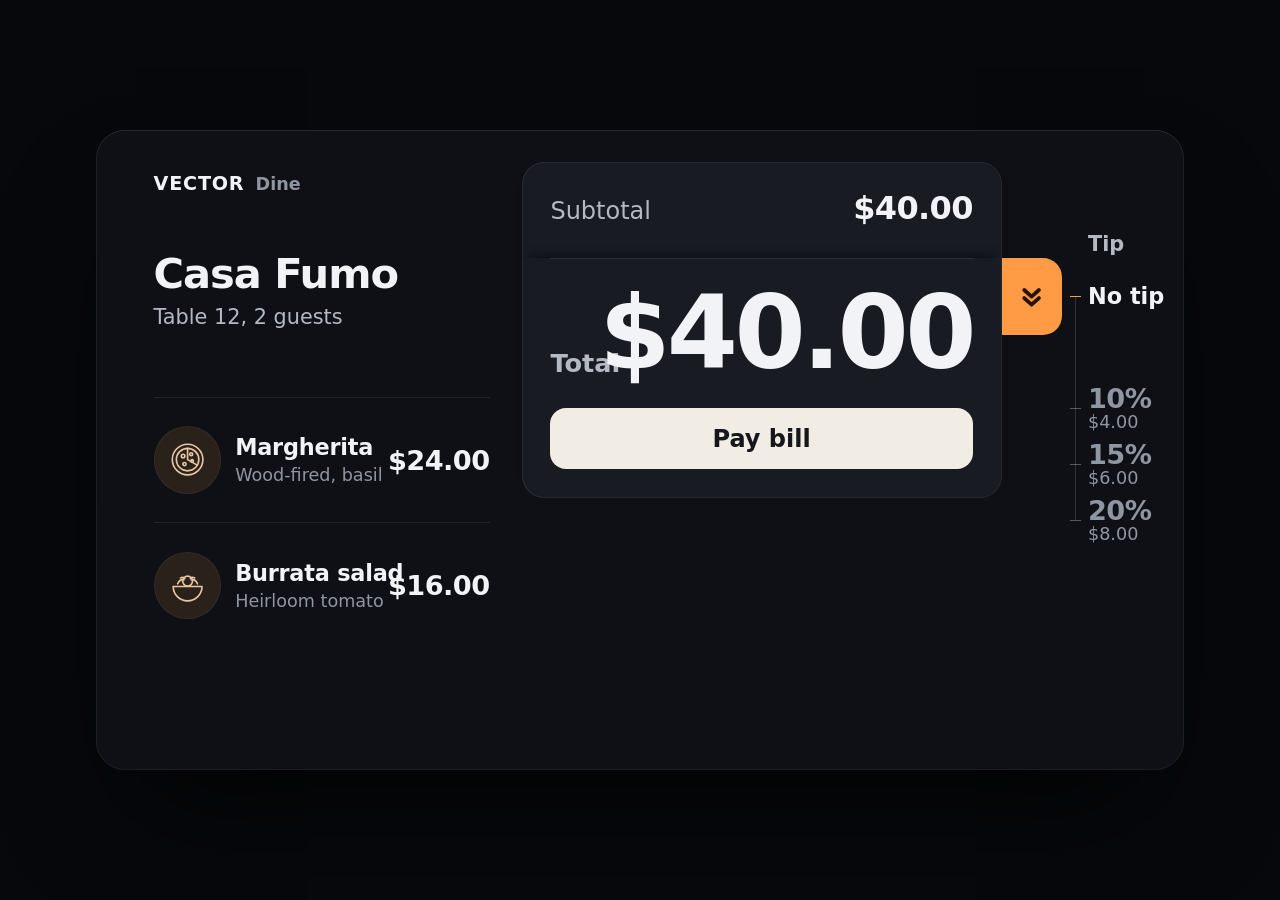
<file: index.html>
<!doctype html>
<html lang="en">
<head>
  <meta charset="utf-8">
  <meta name="viewport" content="width=device-width,initial-scale=1">
  <title>Receipt Tip — veraetogrex_portfolio</title>
  <link rel="stylesheet" href="style.css">
</head>
<body>
  <!-- Receipt Tip — github.com/veraetogrex-portfolio · zero dependencies
       Pull the bill longer to tip: the tip tape comes out between subtotal and total, the total rides down with it. -->
  <section class="rb" id="bill" aria-label="Bill for table 12">
    <div class="rb-order">
      <p class="rb-brand"><b>VECTOR</b><span>Dine</span></p>
      <h1 class="rb-place">Casa Fumo</h1>
      <p class="rb-table">Table 12, 2 guests</p>
      <ul class="rb-dishes" aria-label="Your order">
        <li class="rb-dish" data-price="24">
          <span class="rb-plate"><svg viewBox="0 0 48 48" aria-hidden="true"><circle cx="24" cy="24" r="17"/><circle cx="24" cy="24" r="12.5"/><path d="M24 11.5V24l10.8 6.2"/><circle cx="19" cy="20" r="2"/><circle cx="28" cy="18" r="1.6"/><circle cx="20.5" cy="29" r="1.8"/><circle cx="29" cy="25.5" r="1.4"/></svg></span>
          <span class="rb-dish-t"><b>Margherita</b><small>Wood-fired, basil</small></span>
          <span class="rb-price">$24.00</span>
        </li>
        <li class="rb-dish" data-price="16">
          <span class="rb-plate"><svg viewBox="0 0 48 48" aria-hidden="true"><path d="M8 25h32a16 16 0 0 1-32 0z"/><circle cx="24" cy="19" r="5.5"/><path d="M13 22c1.5-4 4.5-5 7-4.5M35 22c-1.5-4-4.5-5-7-4.5M16 15.5c2-1 4-1 5 .5M32 15.5c-2-1-4-1-5 .5"/></svg></span>
          <span class="rb-dish-t"><b>Burrata salad</b><small>Heirloom tomato</small></span>
          <span class="rb-price">$16.00</span>
        </li>
      </ul>
    </div>

    <div class="rb-bill">
      <div class="rb-top"><p class="rb-sub"><span>Subtotal</span><b class="rb-sub-v">$40.00</b></p></div>
      <!-- the tip tape: hidden inside the bill, pulled out between subtotal and total; 1% of tip = one tick -->
      <div class="rb-slot" aria-hidden="true">
        <div class="rb-tape"><span class="rb-ticks"></span>
          <div class="rb-read"><p class="rb-read-t"><b>Tip <span class="rb-read-p">15%</span></b><span class="rb-read-of">of $40.00</span></p><p class="rb-read-v">$0.00</p></div>
        </div>
      </div>
      <div class="rb-foot">
        <button class="rb-tab" role="slider" aria-label="Tip, drag down to add" aria-valuemin="0" aria-valuemax="20" aria-valuenow="0" aria-valuetext="No tip">
          <svg viewBox="0 0 24 24" aria-hidden="true"><path d="M7 7.5l5 4.5 5-4.5M7 13l5 4.5 5-4.5"/></svg></button>
        <p class="rb-total-l">Total</p>
        <p class="rb-total" role="status" aria-label="Total $40.00">$40.00</p>
        <button class="rb-pay">Pay bill</button>
      </div>
    </div>

    <!-- the stops the bill clicks into; they are buttons too -->
    <div class="rb-scale" role="group" aria-label="Tip">
      <p class="rb-scale-h">Tip</p>
      <button class="rb-stop" data-rate="0"><b>No tip</b></button>
      <button class="rb-stop" data-rate="10"><b>10%</b><small></small></button>
      <button class="rb-stop" data-rate="15"><b>15%</b><small></small></button>
      <button class="rb-stop" data-rate="20"><b>20%</b><small></small></button>
    </div>
  </section>

  <script src="script.js"></script>
</body>
</html>
</file>
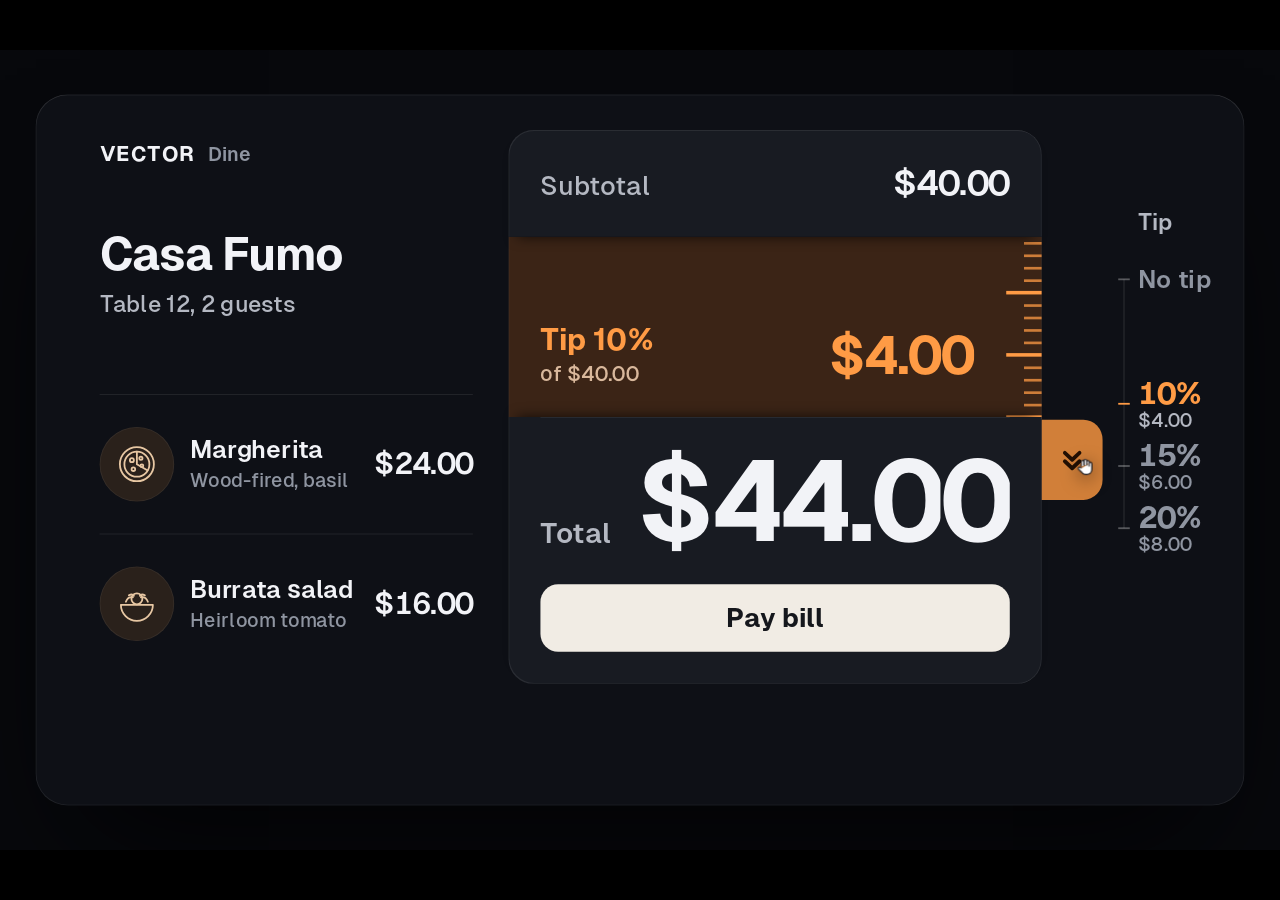
<file: mockup/receipt-tip.autoplay.html>
<!doctype html>
<html lang="en">
<head>
<meta charset="utf-8">
<meta name="viewport" content="width=device-width,initial-scale=1">
<title>T28 Receipt Tip — pull the bill longer to tip</title>
<link rel="stylesheet" href="_shared/nocturne.css">
<link rel="stylesheet" href="../style.css">
<style>
  /* the component from ../, dressed in Nocturne type */
  #stage{background:var(--room);--font:var(--f-text)}
  #stage .rb{position:absolute;left:40px;top:50px;zoom:1;z-index:1}
  body.autoplay #stage :focus-visible{outline:none}
  body.autoplay #li-cursor{transition:none}   /* visible from frame one, no fade at the loop seam */
</style>
</head>
<body>
<div id="stage" data-title="T28 Receipt Tip" data-url="veraetogrex-portfolio.github.io/receipt-tip">
  <section class="rb" id="bill" aria-label="Bill for table 12">
    <div class="rb-order">
      <p class="rb-brand"><b>VECTOR</b><span>Dine</span></p>
      <h1 class="rb-place">Casa Fumo</h1>
      <p class="rb-table">Table 12, 2 guests</p>
      <ul class="rb-dishes" aria-label="Your order">
        <li class="rb-dish" data-price="24">
          <span class="rb-plate"><svg viewBox="0 0 48 48" aria-hidden="true"><circle cx="24" cy="24" r="17"/><circle cx="24" cy="24" r="12.5"/><path d="M24 11.5V24l10.8 6.2"/><circle cx="19" cy="20" r="2"/><circle cx="28" cy="18" r="1.6"/><circle cx="20.5" cy="29" r="1.8"/><circle cx="29" cy="25.5" r="1.4"/></svg></span>
          <span class="rb-dish-t"><b>Margherita</b><small>Wood-fired, basil</small></span>
          <span class="rb-price">$24.00</span>
        </li>
        <li class="rb-dish" data-price="16">
          <span class="rb-plate"><svg viewBox="0 0 48 48" aria-hidden="true"><path d="M8 25h32a16 16 0 0 1-32 0z"/><circle cx="24" cy="19" r="5.5"/><path d="M13 22c1.5-4 4.5-5 7-4.5M35 22c-1.5-4-4.5-5-7-4.5M16 15.5c2-1 4-1 5 .5M32 15.5c-2-1-4-1-5 .5"/></svg></span>
          <span class="rb-dish-t"><b>Burrata salad</b><small>Heirloom tomato</small></span>
          <span class="rb-price">$16.00</span>
        </li>
      </ul>
    </div>

    <div class="rb-bill">
      <div class="rb-top"><p class="rb-sub"><span>Subtotal</span><b class="rb-sub-v">$40.00</b></p></div>
      <!-- the tip tape: hidden inside the bill, pulled out between subtotal and total; 1% of tip = one tick -->
      <div class="rb-slot" aria-hidden="true">
        <div class="rb-tape"><span class="rb-ticks"></span>
          <div class="rb-read"><p class="rb-read-t"><b>Tip <span class="rb-read-p">15%</span></b><span class="rb-read-of">of $40.00</span></p><p class="rb-read-v">$0.00</p></div>
        </div>
      </div>
      <div class="rb-foot">
        <button class="rb-tab" role="slider" aria-label="Tip, drag down to add" aria-valuemin="0" aria-valuemax="20" aria-valuenow="0" aria-valuetext="No tip">
          <svg viewBox="0 0 24 24" aria-hidden="true"><path d="M7 7.5l5 4.5 5-4.5M7 13l5 4.5 5-4.5"/></svg></button>
        <p class="rb-total-l">Total</p>
        <p class="rb-total" role="status" aria-label="Total $40.00">$40.00</p>
        <button class="rb-pay">Pay bill</button>
      </div>
    </div>

    <!-- the stops the bill clicks into; they are buttons too -->
    <div class="rb-scale" role="group" aria-label="Tip">
      <p class="rb-scale-h">Tip</p>
      <button class="rb-stop" data-rate="0"><b>No tip</b></button>
      <button class="rb-stop" data-rate="10"><b>10%</b><small></small></button>
      <button class="rb-stop" data-rate="15"><b>15%</b><small></small></button>
      <button class="rb-stop" data-rate="20"><b>20%</b><small></small></button>
    </div>
  </section>
</div>
<script>window.AUTOPLAY = true;</script>
<script src="_shared/stage.js"></script>
<script src="../script.js"></script>
<script>
const bill = document.querySelector('#bill').bill;
const grip = () => { const r = Stage.rect(bill.tab); return [r.cx + 4, r.cy]; };
Stage.init({
  reset: () => bill.reset(),
  get cursorStart() { return grip(); },                  // already holding the tab in frame one
  async demo(s) {
    const t0 = performance.now(), [x, y] = grip();
    await s.wait(100);
    await s.drag([x, y + 218], 950, { pre: 110, post: 70 });  // pull the bill to 15%: the tape comes out, total $46.00 (a hair past, it clicks back)
    await s.until(t0, 2450);
    await s.drag([x, y + 292], 520, { pre: 80, post: 60 });   // on to 20%: five more ticks, $8.00, $48.00
    await s.until(t0, 4250);
    await s.click(bill.stop(0), { ms: 420, dx: -6 });       // No tip: the bill closes in one push, the total counts down to $40.00
    await s.until(t0, 5450);
    await s.move([x, y], 380);                                // back on the tab: the loop closes on frame one
    await s.until(t0, 6050);
  },
});
</script>
</body>
</html>
</file>
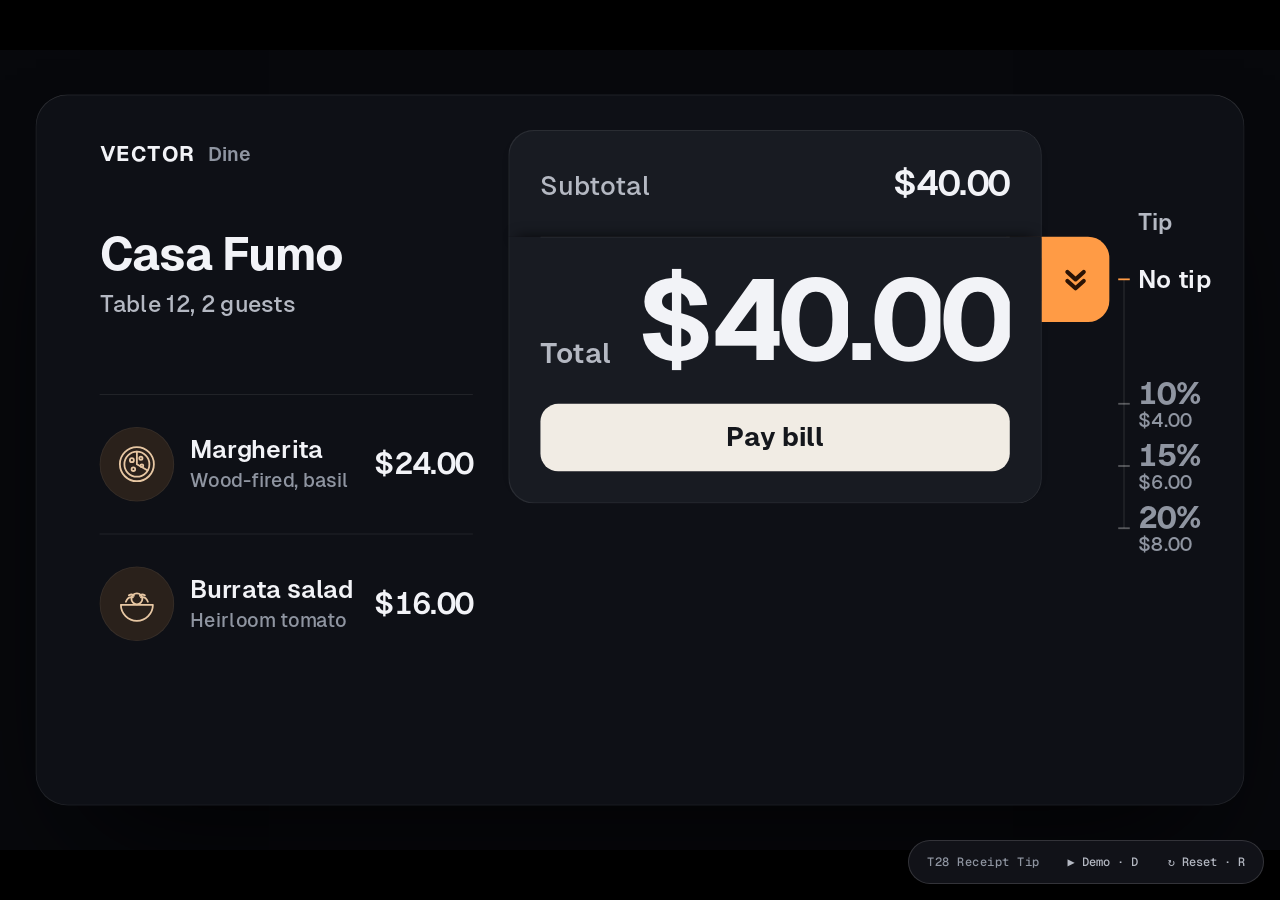
<file: mockup/receipt-tip.html>
<!doctype html>
<html lang="en">
<head>
<meta charset="utf-8">
<meta name="viewport" content="width=device-width,initial-scale=1">
<title>T28 Receipt Tip — pull the bill longer to tip</title>
<link rel="stylesheet" href="_shared/nocturne.css">
<link rel="stylesheet" href="../style.css">
<style>
  /* the component from ../, dressed in Nocturne type */
  #stage{background:var(--room);--font:var(--f-text)}
  #stage .rb{position:absolute;left:40px;top:50px;zoom:1;z-index:1}
  body.autoplay #stage :focus-visible{outline:none}
  body.autoplay #li-cursor{transition:none}   /* visible from frame one, no fade at the loop seam */
</style>
</head>
<body>
<div id="stage" data-title="T28 Receipt Tip" data-url="veraetogrex-portfolio.github.io/receipt-tip">
  <section class="rb" id="bill" aria-label="Bill for table 12">
    <div class="rb-order">
      <p class="rb-brand"><b>VECTOR</b><span>Dine</span></p>
      <h1 class="rb-place">Casa Fumo</h1>
      <p class="rb-table">Table 12, 2 guests</p>
      <ul class="rb-dishes" aria-label="Your order">
        <li class="rb-dish" data-price="24">
          <span class="rb-plate"><svg viewBox="0 0 48 48" aria-hidden="true"><circle cx="24" cy="24" r="17"/><circle cx="24" cy="24" r="12.5"/><path d="M24 11.5V24l10.8 6.2"/><circle cx="19" cy="20" r="2"/><circle cx="28" cy="18" r="1.6"/><circle cx="20.5" cy="29" r="1.8"/><circle cx="29" cy="25.5" r="1.4"/></svg></span>
          <span class="rb-dish-t"><b>Margherita</b><small>Wood-fired, basil</small></span>
          <span class="rb-price">$24.00</span>
        </li>
        <li class="rb-dish" data-price="16">
          <span class="rb-plate"><svg viewBox="0 0 48 48" aria-hidden="true"><path d="M8 25h32a16 16 0 0 1-32 0z"/><circle cx="24" cy="19" r="5.5"/><path d="M13 22c1.5-4 4.5-5 7-4.5M35 22c-1.5-4-4.5-5-7-4.5M16 15.5c2-1 4-1 5 .5M32 15.5c-2-1-4-1-5 .5"/></svg></span>
          <span class="rb-dish-t"><b>Burrata salad</b><small>Heirloom tomato</small></span>
          <span class="rb-price">$16.00</span>
        </li>
      </ul>
    </div>

    <div class="rb-bill">
      <div class="rb-top"><p class="rb-sub"><span>Subtotal</span><b class="rb-sub-v">$40.00</b></p></div>
      <!-- the tip tape: hidden inside the bill, pulled out between subtotal and total; 1% of tip = one tick -->
      <div class="rb-slot" aria-hidden="true">
        <div class="rb-tape"><span class="rb-ticks"></span>
          <div class="rb-read"><p class="rb-read-t"><b>Tip <span class="rb-read-p">15%</span></b><span class="rb-read-of">of $40.00</span></p><p class="rb-read-v">$0.00</p></div>
        </div>
      </div>
      <div class="rb-foot">
        <button class="rb-tab" role="slider" aria-label="Tip, drag down to add" aria-valuemin="0" aria-valuemax="20" aria-valuenow="0" aria-valuetext="No tip">
          <svg viewBox="0 0 24 24" aria-hidden="true"><path d="M7 7.5l5 4.5 5-4.5M7 13l5 4.5 5-4.5"/></svg></button>
        <p class="rb-total-l">Total</p>
        <p class="rb-total" role="status" aria-label="Total $40.00">$40.00</p>
        <button class="rb-pay">Pay bill</button>
      </div>
    </div>

    <!-- the stops the bill clicks into; they are buttons too -->
    <div class="rb-scale" role="group" aria-label="Tip">
      <p class="rb-scale-h">Tip</p>
      <button class="rb-stop" data-rate="0"><b>No tip</b></button>
      <button class="rb-stop" data-rate="10"><b>10%</b><small></small></button>
      <button class="rb-stop" data-rate="15"><b>15%</b><small></small></button>
      <button class="rb-stop" data-rate="20"><b>20%</b><small></small></button>
    </div>
  </section>
</div>
<script src="_shared/stage.js"></script>
<script src="../script.js"></script>
<script>
const bill = document.querySelector('#bill').bill;
const grip = () => { const r = Stage.rect(bill.tab); return [r.cx + 4, r.cy]; };
Stage.init({
  reset: () => bill.reset(),
  get cursorStart() { return grip(); },                  // already holding the tab in frame one
  async demo(s) {
    const t0 = performance.now(), [x, y] = grip();
    await s.wait(100);
    await s.drag([x, y + 218], 950, { pre: 110, post: 70 });  // pull the bill to 15%: the tape comes out, total $46.00 (a hair past, it clicks back)
    await s.until(t0, 2450);
    await s.drag([x, y + 292], 520, { pre: 80, post: 60 });   // on to 20%: five more ticks, $8.00, $48.00
    await s.until(t0, 4250);
    await s.click(bill.stop(0), { ms: 420, dx: -6 });       // No tip: the bill closes in one push, the total counts down to $40.00
    await s.until(t0, 5450);
    await s.move([x, y], 380);                                // back on the tab: the loop closes on frame one
    await s.until(t0, 6050);
  },
});
</script>
</body>
</html>
</file>
<file: style.css>
/* Receipt Tip — github.com/veraetogrex-portfolio · zero dependencies
   A restaurant bill you pull longer to tip. The tab on the total drags down along the stops No tip / 10 / 15 / 20%;
   a tip tape comes out of the bill between subtotal and total, one tick per percent, and the total rides down with it. */
:root {
  --room: #07080c;             /* page */
  --table: #0e1016;            /* app panel */
  --bill: #181b22;             /* the bill */
  --tape: #3b2416;             /* the tip tape inside the bill: warm copper-brown */
  --line: rgba(255, 255, 255, .08);
  --text: #f2f3f7; --text-2: #b4b8c2; --text-3: #8f95a1;
  --ember: #ff9b45;            /* the tip and only the tip: tab, chosen stop, tape print */
  --ember-ink: #2a1305;        /* chevrons on the tab */
  --tape-2: #d9b89c;           /* secondary print on the tape */
  --clay: #2a211b; --clay-ink: #e7c7a3;           /* plates under the dishes */
  --linen: #f1ece4; --linen-ink: #15171c;         /* pay button: light, so ember keeps one meaning */
  --font: system-ui, -apple-system, "Segoe UI", sans-serif;
}
* { box-sizing: border-box; }
body { margin: 0; min-height: 100vh; display: grid; place-items: center; overflow: hidden; background: var(--room); color: var(--text); font: 16px/1.4 var(--font); }
p, h1, ul { margin: 0; padding: 0; }
button { font: inherit; color: inherit; background: none; border: 0; padding: 0; cursor: pointer; }
button:focus-visible { outline: 3px solid var(--ember); outline-offset: 3px; }

.rb { position: relative; width: 1360px; height: 800px; border-radius: 36px; overflow: hidden; user-select: none; font-family: var(--font);
  background: var(--table); box-shadow: 0 0 0 1px var(--line) inset, 0 1px 0 rgba(255, 255, 255, .06) inset, 0 80px 140px -50px rgba(0, 0, 0, .8); }
@media (max-width: 1400px) { .rb { zoom: .8; } }
@media (max-width: 1100px) { .rb { zoom: .6; } }
@media (max-width: 820px)  { .rb { zoom: .4; } }
@media (max-width: 560px)  { .rb { zoom: .27; } }

/* ── the order, left ── */
.rb-order { position: absolute; left: 72px; top: 52px; width: 420px; }
.rb-brand { display: flex; align-items: baseline; gap: 14px; }
.rb-brand b { font: 800 24px var(--font); letter-spacing: .04em; }
.rb-brand span { font: 600 22px var(--font); color: var(--text-3); }
.rb-place { margin-top: 72px; font: 700 52px/1.05 var(--font); letter-spacing: -.025em; }
.rb-table { margin-top: 12px; font: 500 26px var(--font); color: var(--text-2); }
.rb-dishes { margin-top: 84px; list-style: none; }
.rb-dish { display: grid; grid-template-columns: 84px 1fr auto; align-items: center; gap: 18px; padding: 36px 0; border-top: 1px solid var(--line); }
.rb-plate { width: 84px; height: 84px; border-radius: 50%; display: grid; place-items: center; background: var(--clay); box-shadow: 0 0 0 1px rgba(255, 255, 255, .06) inset; color: var(--clay-ink); }
.rb-plate svg { width: 54px; height: 54px; fill: none; stroke: currentColor; stroke-width: 1.8; stroke-linecap: round; stroke-linejoin: round; }
.rb-dish-t { min-width: 0; }
.rb-dish-t b { display: block; font: 600 28px/1.15 var(--font); letter-spacing: -.01em; white-space: nowrap; }
.rb-dish-t small { display: block; margin-top: 6px; font: 500 22px var(--font); color: var(--text-3); white-space: nowrap; }
.rb-price { font: 600 34px var(--font); letter-spacing: -.02em; font-variant-numeric: tabular-nums; }

/* ── the bill: top (subtotal), the slot with the tape, the foot (total) that the tab pulls down ── */
.rb-bill { position: absolute; left: 532px; top: 40px; width: 600px; height: 720px; }
.rb-top { position: absolute; z-index: 2; left: 0; top: 0; width: 600px; height: 120px; border-radius: 28px 28px 0 0; background: var(--bill);
  box-shadow: 1px 1px 0 0 var(--line) inset, -1px 0 0 0 var(--line) inset, 0 10px 14px -10px rgba(0, 0, 0, .7); }   /* lip over the tape */
.rb-sub { position: absolute; left: 36px; right: 36px; top: 34px; display: flex; align-items: baseline; justify-content: space-between; }
.rb-sub span { font: 500 30px var(--font); color: var(--text-2); }
.rb-sub-v { font: 600 40px var(--font); letter-spacing: -.02em; font-variant-numeric: tabular-nums; }

.rb-slot { position: absolute; z-index: 1; left: 0; top: 120px; width: 600px; height: 320px; overflow: hidden; }
.rb-tape { position: absolute; left: 0; top: 0; width: 600px; height: 320px; background: var(--tape); transform: translateY(-320px);
  box-shadow: 1px 0 0 0 var(--line) inset, -1px 0 0 0 var(--line) inset; }   /* the bill's own side line runs over the tape */
.rb-ticks { position: absolute; right: 0; top: 0; width: 44px; height: 320px; }
.rb-ticks i { position: absolute; right: 0; width: 20px; height: 3px; margin-top: -1.5px; background: var(--ember); opacity: .75; }
.rb-ticks i.is-five { width: 40px; height: 4px; margin-top: -2px; opacity: 1; }
.rb-read { position: absolute; left: 0; right: 0; bottom: 0; height: 140px; display: flex; align-items: center; justify-content: space-between; padding: 0 76px 0 36px;
  transition: opacity .15s; }
.rb-read.is-off { opacity: 0; transition: none; }   /* off at once when the tape goes back in */
.rb-read-t b { display: block; font: 700 34px/1.1 var(--font); letter-spacing: -.01em; color: var(--ember); }
.rb-read-of { display: block; margin-top: 4px; font: 500 24px var(--font); color: var(--tape-2); white-space: nowrap; font-variant-numeric: tabular-nums; }
.rb-read-v { display: flex; font: 700 60px/1 var(--font); letter-spacing: -.03em; color: var(--ember); font-variant-numeric: tabular-nums; }

.rb-foot { position: absolute; z-index: 3; left: 0; top: 120px; width: 600px; height: 300px; border-radius: 0 0 28px 28px; background: var(--bill);
  box-shadow: 1px -1px 0 0 var(--line) inset, -1px 0 0 0 var(--line) inset, 0 -10px 14px -10px rgba(0, 0, 0, .7); }
.rb-foot::before { content: ""; position: absolute; left: 36px; right: 36px; top: 0; height: 1px; background: var(--line); }
/* the tab: part of the foot, sticks out of the bill's edge and rides along the stops */
.rb-tab { position: absolute; left: 600px; top: 0; width: 76px; height: 96px; border-radius: 0 24px 24px 0; background: var(--ember); color: var(--ember-ink);
  display: grid; place-items: center; cursor: grab; touch-action: none; transform-origin: 0 50%; transition: transform .12s ease-out, filter .12s ease-out; }
.rb-tab:active, .rb.is-drag .rb-tab { cursor: grabbing; transform: scale(.9, .94); filter: brightness(.82); }   /* held: squeezed and darker */
.rb-tab svg { width: 44px; height: 44px; fill: none; stroke: currentColor; stroke-width: 2.6; stroke-linecap: round; stroke-linejoin: round; }
.rb-tab:focus-visible { outline-offset: 2px; }
.rb-total-l { position: absolute; left: 36px; top: 112px; font: 600 32px var(--font); color: var(--text-2); }
.rb-total { position: absolute; right: 36px; top: 30px; display: flex; font: 700 128px/1 var(--font); letter-spacing: -.035em; font-variant-numeric: tabular-nums; }
.rb-pay { position: absolute; left: 36px; right: 36px; top: 188px; height: 76px; border-radius: 20px; background: var(--linen); color: var(--linen-ink);
  font: 700 30px var(--font); text-align: center; transition: transform .15s ease-out; }
.rb-pay:active { transform: scale(.97); }

/* ── the stops, right of the bill ── */
.rb-scale { position: absolute; left: 1224px; top: 0; width: 124px; height: 800px; }
.rb-scale::before { content: ""; position: absolute; left: 0; top: var(--from, 192px); height: var(--len, 280px); width: 1px; background: rgba(255, 255, 255, .14); }
.rb-scale-h { position: absolute; left: 16px; top: 128px; font: 600 26px var(--font); color: var(--text-2); }
.rb-stop { position: absolute; left: 0; width: 124px; height: 62px; margin-top: -31px; padding-left: 16px; display: flex; flex-direction: column; justify-content: center; align-items: flex-start; }
.rb-stop::before { content: ""; position: absolute; left: -6px; top: 30px; width: 13px; height: 2px; background: rgba(255, 255, 255, .3); }
.rb-stop b { font: 700 34px/1 var(--font); letter-spacing: -.02em; color: var(--text-3); font-variant-numeric: tabular-nums; white-space: nowrap; }
.rb-stop[data-rate="0"] b { font: 600 28px/1 var(--font); letter-spacing: 0; }
.rb-stop small { margin-top: 3px; font: 500 22px/1 var(--font); color: var(--text-3); font-variant-numeric: tabular-nums; }
.rb-stop:hover b, .rb-stop.li-hover b { color: var(--text-2); }
.rb-stop.is-on b { color: var(--ember); }
.rb-stop[data-rate="0"].is-on b { color: var(--text); }
.rb-stop.is-on small { color: var(--text-2); }
.rb-stop.is-on::before { background: var(--ember); }

/* numbers that roll: every digit is a column 0–9, only the digits that change move */
.rb-dg { display: inline-block; height: 1em; overflow: hidden; vertical-align: top; }
.rb-col { display: flex; flex-direction: column; transition: transform .5s cubic-bezier(.25, .9, .3, 1); }
.rb-col > span { height: 1em; line-height: 1; text-align: center; }

.rb.is-reset, .rb.is-reset * { transition: none !important; }
@media (prefers-reduced-motion: reduce) { .rb-col, .rb-read, .rb-tab { transition-duration: 1ms !important; } }
</file>
<file: mockup/_shared/nocturne.css>
/* Nocturne — shared base styles for the mockups */
@font-face{font-family:"Chakra Petch";font-weight:500;font-display:swap;src:url(fonts/chakra-petch-latin-500-normal.woff2) format("woff2")}
@font-face{font-family:"Chakra Petch";font-weight:600;font-display:swap;src:url(fonts/chakra-petch-latin-600-normal.woff2) format("woff2")}
@font-face{font-family:"Chakra Petch";font-weight:700;font-display:swap;src:url(fonts/chakra-petch-latin-700-normal.woff2) format("woff2")}
@font-face{font-family:"Geist";font-weight:400;font-display:swap;src:url(fonts/geist-sans-latin-400-normal.woff2) format("woff2")}
@font-face{font-family:"Geist";font-weight:500;font-display:swap;src:url(fonts/geist-sans-latin-500-normal.woff2) format("woff2")}
@font-face{font-family:"Geist";font-weight:600;font-display:swap;src:url(fonts/geist-sans-latin-600-normal.woff2) format("woff2")}
@font-face{font-family:"Geist";font-weight:700;font-display:swap;src:url(fonts/geist-sans-latin-700-normal.woff2) format("woff2")}
@font-face{font-family:"Geist Mono";font-weight:400;font-display:swap;src:url(fonts/geist-mono-latin-400-normal.woff2) format("woff2")}
@font-face{font-family:"Geist Mono";font-weight:500;font-display:swap;src:url(fonts/geist-mono-latin-500-normal.woff2) format("woff2")}

:root{
  --void:#07080C; --panel:#0E1016; --panel-2:#111218; --raise:#1A1B24; --raise-2:#22252F;
  --glass:rgba(255,255,255,.05); --glass-strong:rgba(255,255,255,.12);
  --line:rgba(255,255,255,.08); --line-2:rgba(255,255,255,.14);
  --text:#F2F3F7; --text-2:#A4A7B6; --text-3:#7F8293;
  --pulse:#7C6CFF; --pulse-btn:#6A5AF9; --pulse-soft:#A69BFF; --pulse-pale:#C9C2FF;
  --ion:#3FE0D0; --flare:#FF7A45; --pink:#FF6FB5; --amber:#FFB547;
  --daylight:#F4F5F8;
  --r-field:10px; --r-card:14px; --r-panel:20px;
  --f-display:"Chakra Petch","Geist",system-ui,sans-serif;
  --f-text:"Geist","Inter",system-ui,-apple-system,sans-serif;
  --f-mono:"Geist Mono",ui-monospace,"SF Mono",Menlo,monospace;
  --ease-out:cubic-bezier(.2,.8,.2,1);
  --ease-io:cubic-bezier(.65,0,.35,1);
  --ease-back:cubic-bezier(.34,1.56,.64,1);
}
*,*::before,*::after{box-sizing:border-box}
html,body{margin:0;height:100%;background:#000;color:var(--text);font-family:var(--f-text);-webkit-font-smoothing:antialiased;overflow:hidden}
button,input,textarea{font:inherit;color:inherit}
button{cursor:pointer;background:none;border:0;padding:0}

/* viewport and scaling */
.li-viewport{position:fixed;inset:0;overflow:hidden;background:#000}
.li-shell{position:absolute;left:50%;top:50%;transform-origin:50% 50%}
#stage{position:relative;width:1440px;height:900px;overflow:hidden;background:var(--void);isolation:isolate}
#stage.grid::before{content:"";position:absolute;inset:0;pointer-events:none;z-index:0;
  background-image:linear-gradient(var(--line) 1px,transparent 1px),linear-gradient(90deg,var(--line) 1px,transparent 1px);
  background-size:48px 48px;background-position:-1px -1px;opacity:.45;
  -webkit-mask-image:radial-gradient(ellipse 75% 70% at 50% 50%,#000 30%,transparent 100%);
          mask-image:radial-gradient(ellipse 75% 70% at 50% 50%,#000 30%,transparent 100%)}

/* browser frame (?frame) */
.li-browser{width:1440px;border-radius:18px;overflow:hidden;background:#15161D;box-shadow:0 0 0 1px rgba(255,255,255,.08),0 40px 120px rgba(0,0,0,.6)}
.li-browser-bar{height:46px;display:flex;align-items:center;gap:16px;padding:0 18px;background:#121319;border-bottom:1px solid var(--line)}
.li-dots{display:flex;gap:8px}.li-dots i{width:12px;height:12px;border-radius:50%;background:#2A2C36;display:block}
.li-dots i:nth-child(1){background:#FF5F57}.li-dots i:nth-child(2){background:#FEBC2E}.li-dots i:nth-child(3){background:#28C840}
.li-url{flex:0 1 520px;margin:0 auto;height:28px;border-radius:8px;background:#1C1D25;display:flex;align-items:center;justify-content:center;gap:8px;font:500 13px var(--f-mono);color:var(--text-2);letter-spacing:.02em}
.li-url::before{content:"";width:9px;height:11px;border:1.5px solid var(--text-3);border-radius:2px 2px 3px 3px;border-top-width:4px;opacity:.7}

/* demo cursor */
#li-cursor{position:absolute;left:0;top:0;width:28px;height:28px;z-index:9999;pointer-events:none;opacity:0;transition:opacity .2s;will-change:transform;filter:drop-shadow(0 4px 10px rgba(0,0,0,.55))}
#li-cursor.on{opacity:1}
#li-cursor svg{display:block;transform-origin:4px 3px;transition:transform .12s var(--ease-out)}
#li-cursor.down svg{transform:scale(.82)}
#li-cursor.grab .arrow{display:none}#li-cursor:not(.grab) .hand{display:none}
.li-ripple{position:absolute;width:44px;height:44px;margin:-22px 0 0 -22px;border-radius:50%;border:2px solid rgba(255,255,255,.85);pointer-events:none;z-index:9998;animation:li-ripple .5s var(--ease-out) forwards}
@keyframes li-ripple{from{transform:scale(.3);opacity:.9}to{transform:scale(1.35);opacity:0}}
#stage.demo-running, #stage.demo-running *{cursor:none!important}

/* control pill outside the stage (interactive mode only) */
.li-controls{position:fixed;right:16px;bottom:16px;z-index:10;display:flex;gap:6px;padding:6px;border-radius:999px;background:rgba(20,21,28,.86);border:1px solid var(--line-2);backdrop-filter:blur(10px);font:500 12px var(--f-mono);letter-spacing:.04em}
.li-controls button{padding:7px 12px;border-radius:999px;color:var(--text-2)}
.li-controls button:hover{background:var(--raise-2);color:var(--text)}
.li-controls .li-title{padding:7px 10px 7px 12px;color:var(--text-3)}
body.autoplay .li-controls,body.clean .li-controls{display:none}

/* shared primitives */
.mono{font-family:var(--f-mono);letter-spacing:.08em;text-transform:uppercase}
.display{font-family:var(--f-display);text-transform:uppercase;letter-spacing:.02em}
.btn{display:inline-flex;align-items:center;justify-content:center;gap:10px;height:52px;padding:0 26px;border-radius:var(--r-field);background:var(--pulse-btn);color:#fff;font:600 17px var(--f-text);box-shadow:0 0 0 1px rgba(255,255,255,.1) inset,0 10px 30px -10px rgba(124,108,255,.8)}
.btn.ghost{background:var(--glass);box-shadow:0 0 0 1px var(--line-2) inset;color:var(--text)}
.field{height:56px;border-radius:var(--r-field);background:rgba(255,255,255,.035);border:1px solid var(--line-2);padding:0 18px;display:flex;align-items:center;font-size:18px;color:var(--text);outline:none;transition:border-color .2s,box-shadow .2s}
.field:focus,.field.focus{border-color:var(--pulse);box-shadow:0 0 0 4px rgba(124,108,255,.18)}
.card{background:var(--panel);border:1px solid var(--line);border-radius:var(--r-panel)}
.hud-corners{position:absolute;inset:-10px;pointer-events:none;
  background:
   linear-gradient(var(--c,var(--line-2)) 0 0) left top/18px 1px no-repeat,linear-gradient(var(--c,var(--line-2)) 0 0) left top/1px 18px no-repeat,
   linear-gradient(var(--c,var(--line-2)) 0 0) right top/18px 1px no-repeat,linear-gradient(var(--c,var(--line-2)) 0 0) right top/1px 18px no-repeat,
   linear-gradient(var(--c,var(--line-2)) 0 0) left bottom/18px 1px no-repeat,linear-gradient(var(--c,var(--line-2)) 0 0) left bottom/1px 18px no-repeat,
   linear-gradient(var(--c,var(--line-2)) 0 0) right bottom/18px 1px no-repeat,linear-gradient(var(--c,var(--line-2)) 0 0) right bottom/1px 18px no-repeat}
.status-line{position:absolute;left:48px;right:48px;bottom:28px;display:flex;justify-content:space-between;font:500 12px var(--f-mono);letter-spacing:.14em;text-transform:uppercase;color:var(--text-3);z-index:2}

@media (prefers-reduced-motion: reduce){
  *,*::before,*::after{animation-duration:150ms!important;transition-duration:150ms!important}
}
</file>
